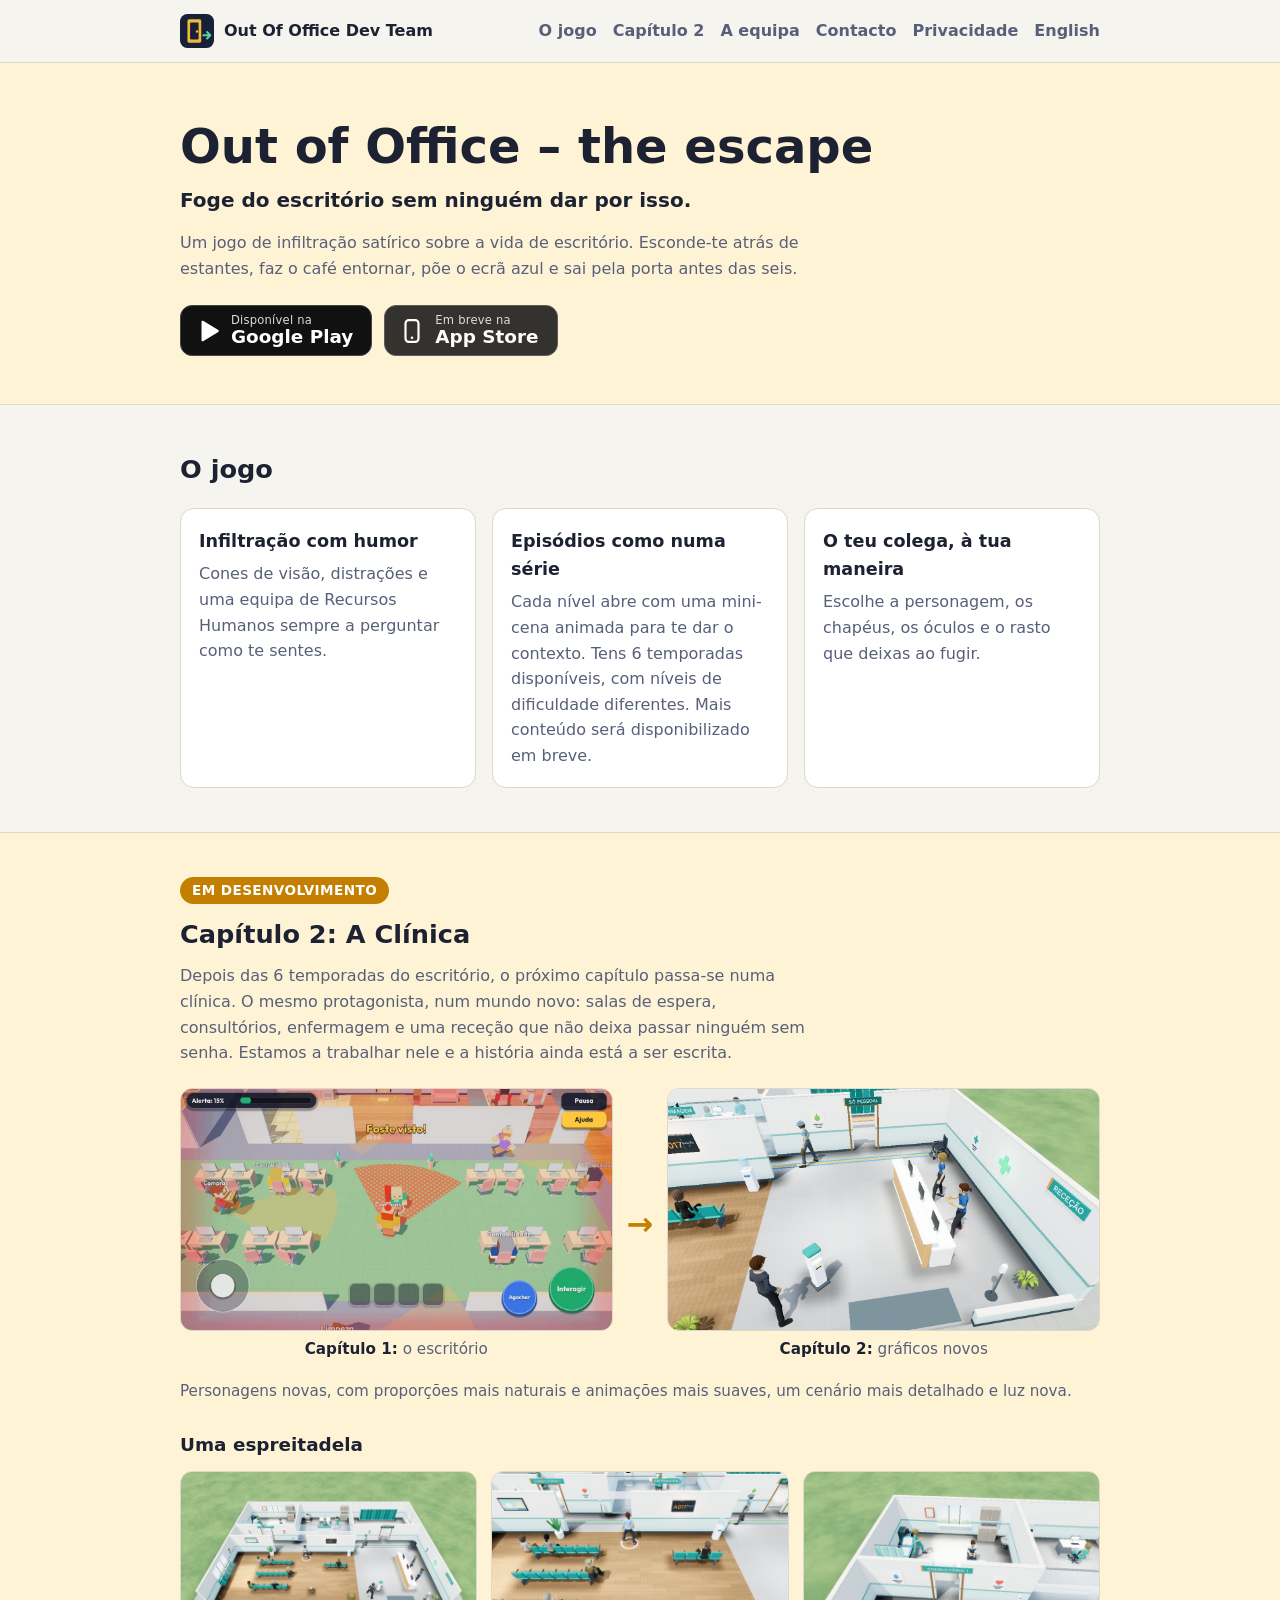
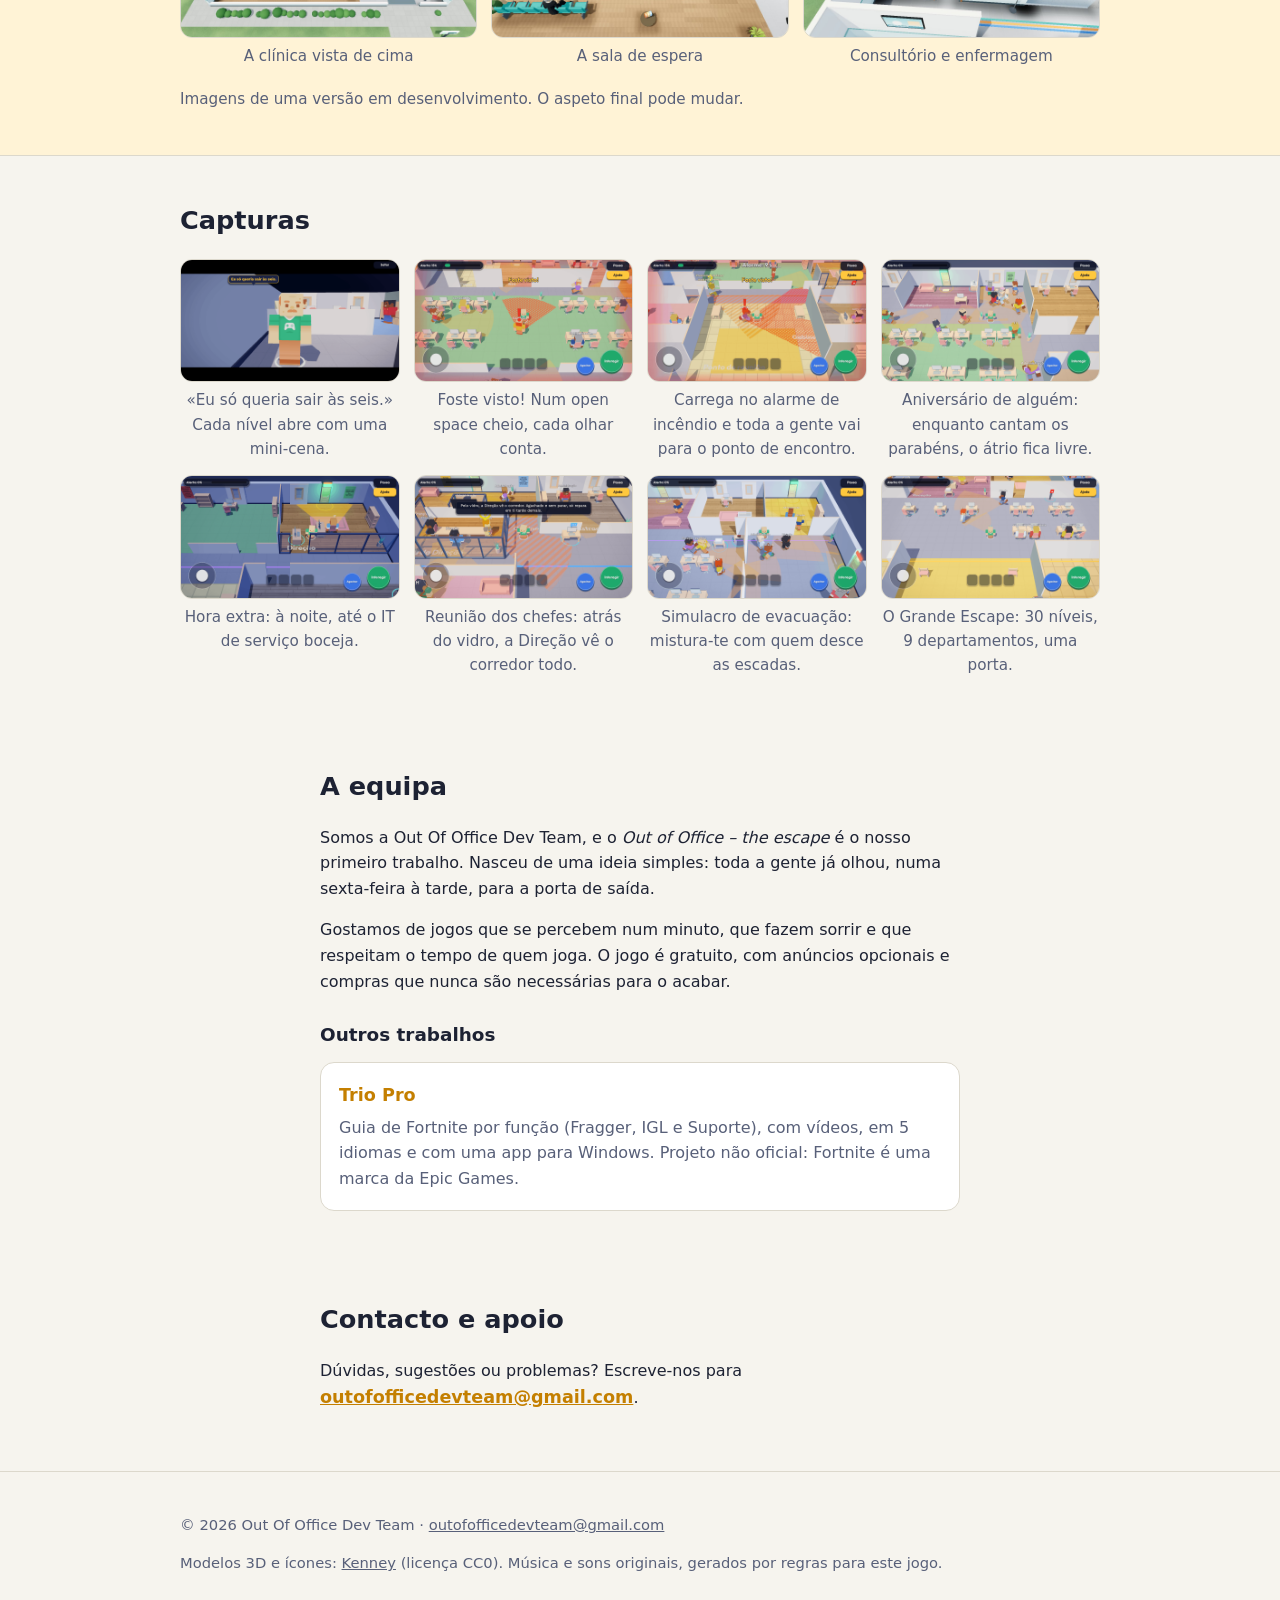
<file: index.html>
<!DOCTYPE html>
<html lang="pt-PT">
<head>
<meta charset="utf-8" />
<meta name="viewport" content="width=device-width, initial-scale=1" />
<title>Out of Office – the escape · Out Of Office Dev Team</title>
<meta name="description" content="Jogo de infiltração satírico sobre a vida de escritório. O primeiro trabalho da Out Of Office Dev Team." />
<meta name="theme-color" content="#182038" />
<meta property="og:title" content="Out of Office – the escape · Out Of Office Dev Team" />
<meta property="og:description" content="Jogo de infiltração satírico sobre a vida de escritório. O primeiro trabalho da Out Of Office Dev Team." />
<meta property="og:type" content="website" />
<link rel="icon" href="assets/favicon.svg" type="image/svg+xml" />
<link rel="stylesheet" href="assets/style.css?v=5" />
</head>
<body>
<header class="site"><div class="wrap">
<a class="brand" href="index.html"><img src="assets/logo.svg" alt="" width="34" height="34" /><span>Out Of Office Dev Team</span></a>
<nav aria-label="Navegação principal"><a href="index.html#jogo">O jogo</a><a href="index.html#capitulo2">Cap&#237;tulo 2</a><a href="index.html#equipa">A equipa</a><a href="index.html#contacto">Contacto</a><a href="privacidade.html">Privacidade</a><a href="en/index.html" hreflang="en" lang="en">English</a></nav>
</div></header>
<main>
<div class="hero"><div class="wrap">
<h1>Out of Office &#8211; the escape</h1>
<p class="tag">Foge do escritório sem ninguém dar por isso.</p>
<p class="lead">Um jogo de infiltração satírico sobre a vida de escritório. Esconde-te atr&#225;s de estantes, faz o caf&#233; entornar, p&#245;e o ecr&#227; azul e sai pela porta antes das seis.</p>
<div class="badges"><a class="store-badge" href="https://play.google.com/store/apps/details?id=com.outofficedevteam.outofficeescape&amp;hl=pt_PT" rel="noopener"><svg class="store-icon" viewBox="0 0 24 24" aria-hidden="true"><path d="M6 3.5v17a1 1 0 0 0 1.5.86l14-8.5a1 1 0 0 0 0-1.72l-14-8.5A1 1 0 0 0 6 3.5z" fill="currentColor"/></svg><span><small>Disponível na</small><strong>Google Play</strong></span></a><span class="store-badge"><svg class="store-icon" viewBox="0 0 24 24" aria-hidden="true"><rect x="6" y="2" width="12" height="20" rx="3" fill="none" stroke="currentColor" stroke-width="2"/><circle cx="12" cy="18.2" r="1.2" fill="currentColor"/></svg><span><small>Em breve na</small><strong>App Store</strong></span></span></div>
</div></div>
<section id="jogo"><div class="wrap">
<h2>O jogo</h2>
<div class="grid">
<div class="card"><h3>Infiltra&#231;&#227;o com humor</h3><p>Cones de vis&#227;o, distra&#231;&#245;es e uma equipa de Recursos Humanos sempre a perguntar como te sentes.</p></div>
<div class="card"><h3>Epis&#243;dios como numa s&#233;rie</h3><p>Cada nível abre com uma mini-cena animada para te dar o contexto. Tens 6 temporadas disponíveis, com níveis de dificuldade diferentes. Mais conteúdo será disponibilizado em breve.</p></div>
<div class="card"><h3>O teu colega, &#224; tua maneira</h3><p>Escolhe a personagem, os chap&#233;us, os &#243;culos e o rasto que deixas ao fugir.</p></div>
</div></div></section>
<section id="capitulo2" class="s2"><div class="wrap">
<p class="pill">Em desenvolvimento</p>
<h2>Cap&#237;tulo 2: A Cl&#237;nica</h2>
<p class="lead">Depois das 6 temporadas do escrit&#243;rio, o pr&#243;ximo cap&#237;tulo passa-se numa cl&#237;nica. O mesmo protagonista, num mundo novo: salas de espera, consult&#243;rios, enfermagem e uma rece&#231;&#227;o que n&#227;o deixa passar ningu&#233;m sem senha. Estamos a trabalhar nele e a hist&#243;ria ainda est&#225; a ser escrita.</p>
<div class="compare">
<figure><a href="assets/season2/escritorio.jpg"><img src="assets/season2/escritorio.jpg" alt="O escrit&#243;rio do primeiro cap&#237;tulo, com personagens em blocos" loading="lazy" /></a><figcaption><strong>Cap&#237;tulo 1:</strong> o escrit&#243;rio</figcaption></figure>
<span class="arrow" aria-hidden="true">&#8594;</span>
<figure><a href="assets/season2/rececao.jpg"><img src="assets/season2/rececao.jpg" alt="A rece&#231;&#227;o da cl&#237;nica, com o novo estilo gr&#225;fico" loading="lazy" /></a><figcaption><strong>Cap&#237;tulo 2:</strong> gr&#225;ficos novos</figcaption></figure>
</div>
<p class="note">Personagens novas, com propor&#231;&#245;es mais naturais e anima&#231;&#245;es mais suaves, um cen&#225;rio mais detalhado e luz nova.</p>
<h3>Uma espreitadela</h3>
<div class="peek">
<figure><a href="assets/season2/planta.jpg"><img src="assets/season2/planta.jpg" alt="Vista geral da cl&#237;nica" loading="lazy" /></a><figcaption>A cl&#237;nica vista de cima</figcaption></figure>
<figure><a href="assets/season2/espera.jpg"><img src="assets/season2/espera.jpg" alt="Sala de espera da cl&#237;nica" loading="lazy" /></a><figcaption>A sala de espera</figcaption></figure>
<figure><a href="assets/season2/consultorio.jpg"><img src="assets/season2/consultorio.jpg" alt="Consult&#243;rio e enfermagem" loading="lazy" /></a><figcaption>Consult&#243;rio e enfermagem</figcaption></figure>
</div>
<p class="note">Imagens de uma vers&#227;o em desenvolvimento. O aspeto final pode mudar.</p>
</div></section>
<section id="capturas" data-gallery data-base="assets/screenshots/" data-lang="pt" hidden><div class="wrap">
<h2>Capturas</h2>
<div class="shots gallery"></div>
</div></section>
<section id="equipa"><div class="wrap about">
<h2>A equipa</h2>
<p>Somos a Out Of Office Dev Team, e o <em>Out of Office &#8211; the escape</em> &#233; o nosso primeiro trabalho. Nasceu de uma ideia simples: toda a gente j&#225; olhou, numa sexta-feira &#224; tarde, para a porta de sa&#237;da.</p>
<p>Gostamos de jogos que se percebem num minuto, que fazem sorrir e que respeitam o tempo de quem joga. O jogo &#233; gratuito, com an&#250;ncios opcionais e compras que nunca s&#227;o necess&#225;rias para o acabar.</p>
<h3>Outros trabalhos</h3>
<div class="grid"><div class="card"><h3><a href="https://outofofficedevteam.github.io/comptrainingfortnite/">Trio Pro</a></h3><p>Guia de Fortnite por fun&#231;&#227;o (Fragger, IGL e Suporte), com v&#237;deos, em 5 idiomas e com uma app para Windows. Projeto n&#227;o oficial: Fortnite &#233; uma marca da Epic Games.</p></div></div>
</div></section>
<section id="contacto"><div class="wrap about">
<h2>Contacto e apoio</h2>
<p>D&#250;vidas, sugest&#245;es ou problemas? Escreve-nos para <a class="mail" href="mailto:outofofficedevteam@gmail.com">outofofficedevteam@gmail.com</a>.</p>
</div></section>
</main>
<footer class="site"><div class="wrap">
<p>&#169; 2026 Out Of Office Dev Team &#183; <a href="mailto:outofofficedevteam@gmail.com">outofofficedevteam@gmail.com</a></p>
<p>Modelos 3D e ícones: <a href="https://kenney.nl" rel="noopener">Kenney</a> (licença CC0). Música e sons originais, gerados por regras para este jogo.</p>
</div></footer>
<script src="assets/gallery.js?v=4" defer></script>
</body>
</html>
</file>
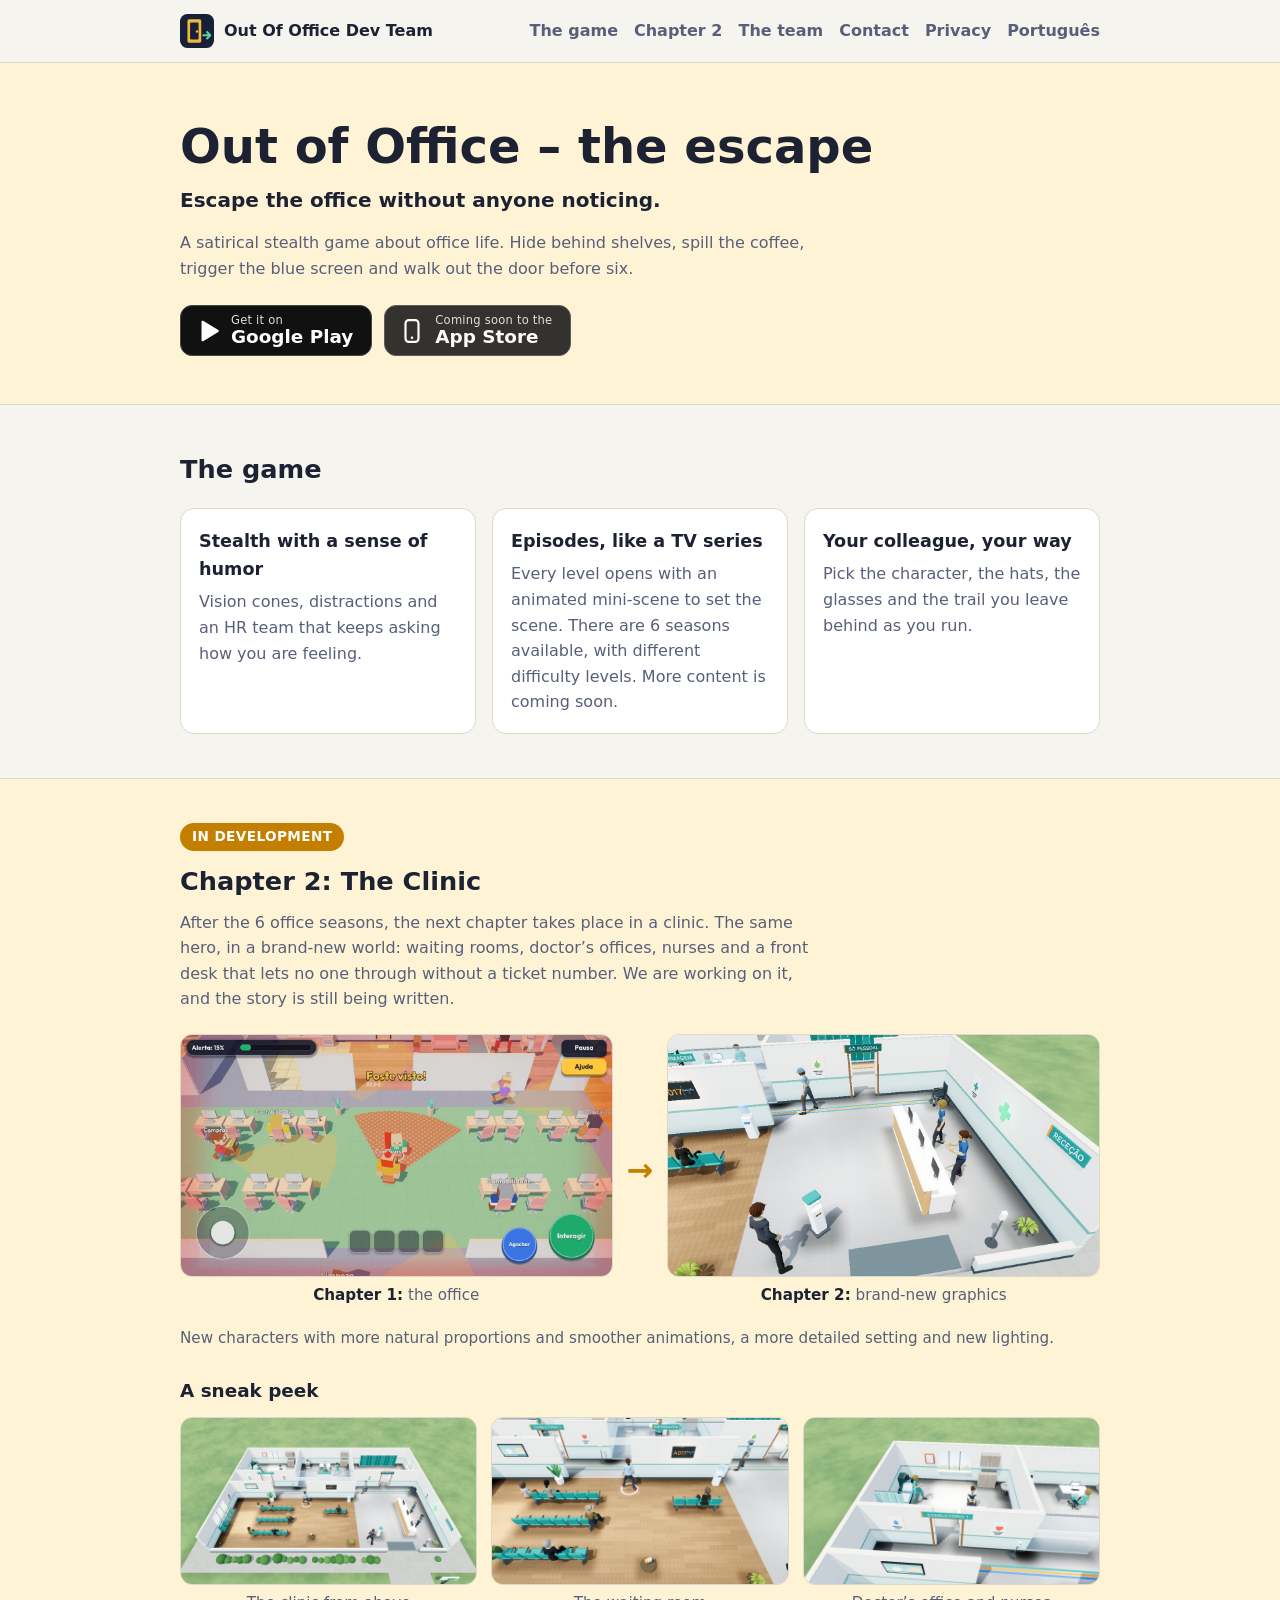
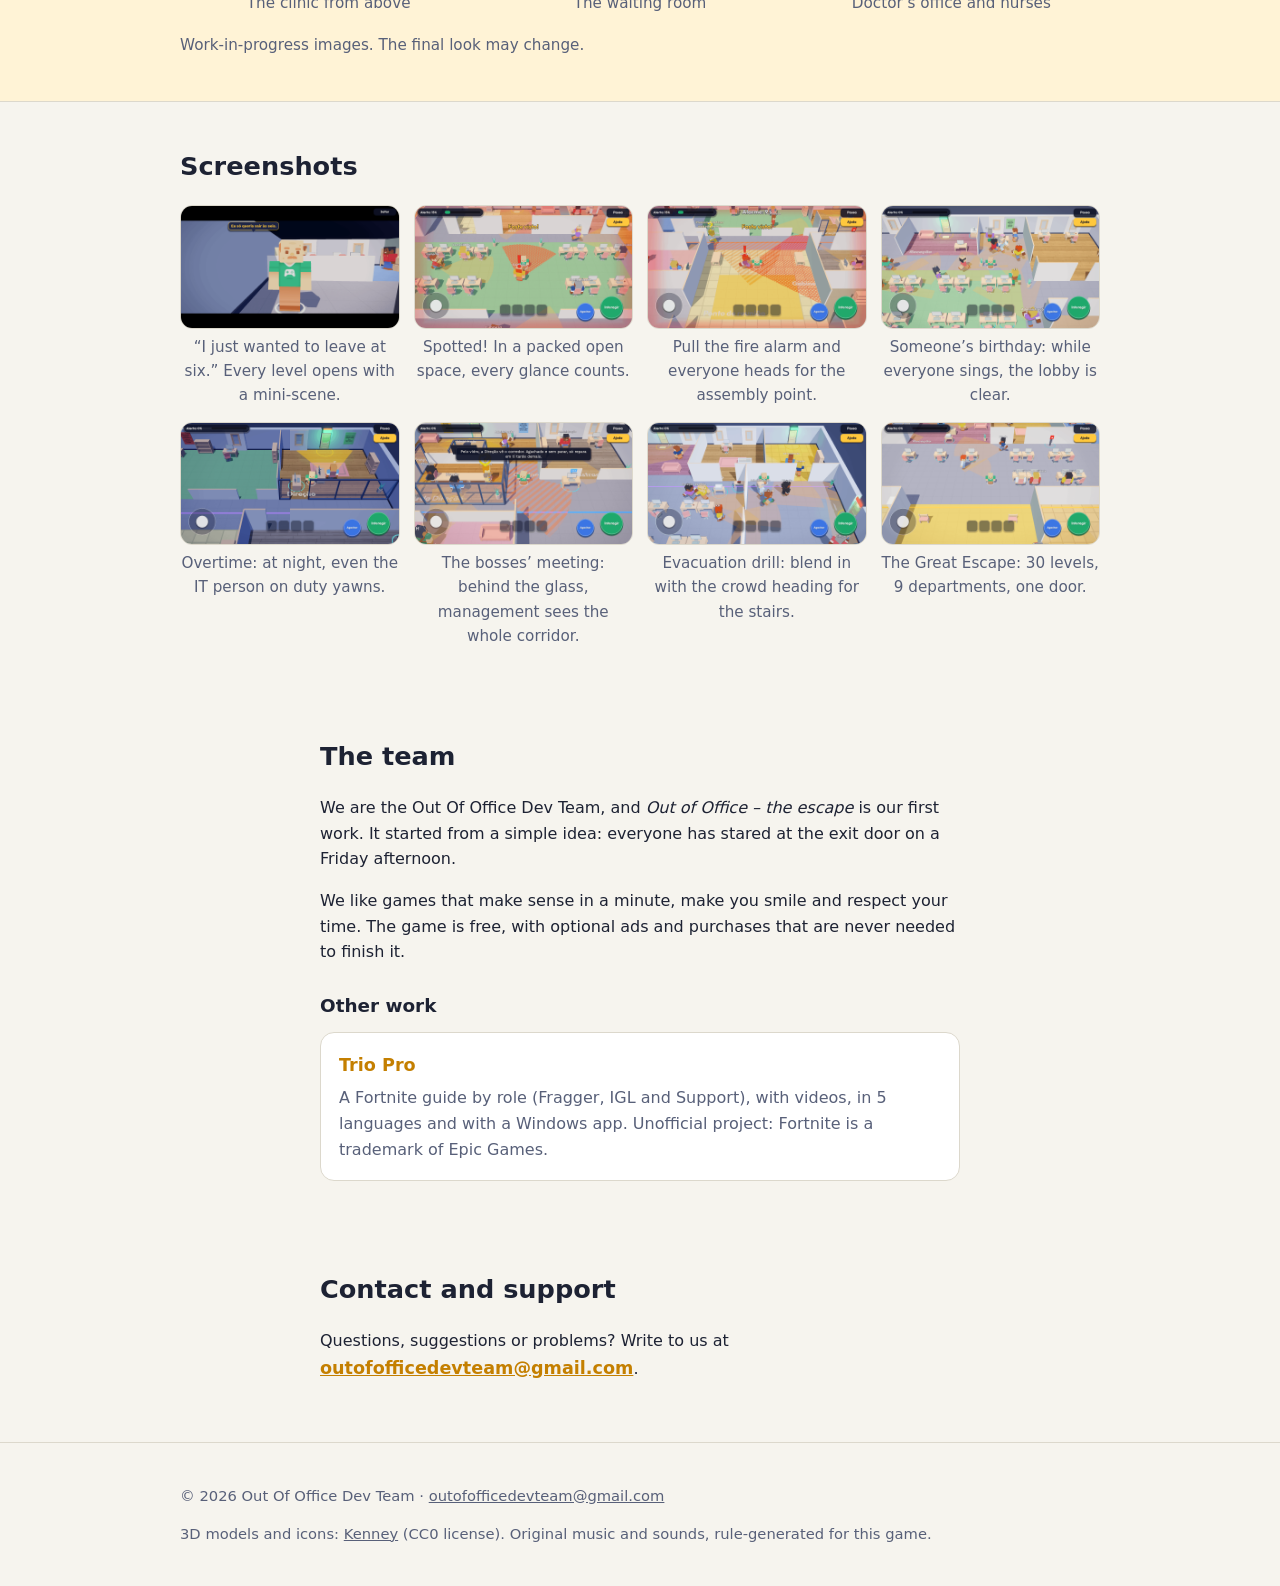
<file: en/index.html>
<!DOCTYPE html>
<html lang="en">
<head>
<meta charset="utf-8" />
<meta name="viewport" content="width=device-width, initial-scale=1" />
<title>Out of Office – the escape · Out Of Office Dev Team</title>
<meta name="description" content="A satirical stealth game about office life. The first work of the Out Of Office Dev Team." />
<meta name="theme-color" content="#182038" />
<meta property="og:title" content="Out of Office – the escape · Out Of Office Dev Team" />
<meta property="og:description" content="A satirical stealth game about office life. The first work of the Out Of Office Dev Team." />
<meta property="og:type" content="website" />
<link rel="icon" href="../assets/favicon.svg" type="image/svg+xml" />
<link rel="stylesheet" href="../assets/style.css?v=5" />
</head>
<body>
<header class="site"><div class="wrap">
<a class="brand" href="index.html"><img src="../assets/logo.svg" alt="" width="34" height="34" /><span>Out Of Office Dev Team</span></a>
<nav aria-label="Main navigation"><a href="index.html#game">The game</a><a href="index.html#chapter2">Chapter 2</a><a href="index.html#team">The team</a><a href="index.html#contact">Contact</a><a href="privacy.html">Privacy</a><a href="../index.html" hreflang="pt-PT" lang="pt-PT">Português</a></nav>
</div></header>
<main>
<div class="hero"><div class="wrap">
<h1>Out of Office &#8211; the escape</h1>
<p class="tag">Escape the office without anyone noticing.</p>
<p class="lead">A satirical stealth game about office life. Hide behind shelves, spill the coffee, trigger the blue screen and walk out the door before six.</p>
<div class="badges"><a class="store-badge" href="https://play.google.com/store/apps/details?id=com.outofficedevteam.outofficeescape&amp;hl=en" rel="noopener"><svg class="store-icon" viewBox="0 0 24 24" aria-hidden="true"><path d="M6 3.5v17a1 1 0 0 0 1.5.86l14-8.5a1 1 0 0 0 0-1.72l-14-8.5A1 1 0 0 0 6 3.5z" fill="currentColor"/></svg><span><small>Get it on</small><strong>Google Play</strong></span></a><span class="store-badge"><svg class="store-icon" viewBox="0 0 24 24" aria-hidden="true"><rect x="6" y="2" width="12" height="20" rx="3" fill="none" stroke="currentColor" stroke-width="2"/><circle cx="12" cy="18.2" r="1.2" fill="currentColor"/></svg><span><small>Coming soon to the</small><strong>App Store</strong></span></span></div>
</div></div>
<section id="game"><div class="wrap">
<h2>The game</h2>
<div class="grid">
<div class="card"><h3>Stealth with a sense of humor</h3><p>Vision cones, distractions and an HR team that keeps asking how you are feeling.</p></div>
<div class="card"><h3>Episodes, like a TV series</h3><p>Every level opens with an animated mini-scene to set the scene. There are 6 seasons available, with different difficulty levels. More content is coming soon.</p></div>
<div class="card"><h3>Your colleague, your way</h3><p>Pick the character, the hats, the glasses and the trail you leave behind as you run.</p></div>
</div></div></section>
<section id="chapter2" class="s2"><div class="wrap">
<p class="pill">In development</p>
<h2>Chapter 2: The Clinic</h2>
<p class="lead">After the 6 office seasons, the next chapter takes place in a clinic. The same hero, in a brand-new world: waiting rooms, doctor&#8217;s offices, nurses and a front desk that lets no one through without a ticket number. We are working on it, and the story is still being written.</p>
<div class="compare">
<figure><a href="../assets/season2/escritorio.jpg"><img src="../assets/season2/escritorio.jpg" alt="The office from the first chapter, with blocky characters" loading="lazy" /></a><figcaption><strong>Chapter 1:</strong> the office</figcaption></figure>
<span class="arrow" aria-hidden="true">&#8594;</span>
<figure><a href="../assets/season2/rececao.jpg"><img src="../assets/season2/rececao.jpg" alt="The clinic front desk, in the new art style" loading="lazy" /></a><figcaption><strong>Chapter 2:</strong> brand-new graphics</figcaption></figure>
</div>
<p class="note">New characters with more natural proportions and smoother animations, a more detailed setting and new lighting.</p>
<h3>A sneak peek</h3>
<div class="peek">
<figure><a href="../assets/season2/planta.jpg"><img src="../assets/season2/planta.jpg" alt="Overview of the clinic" loading="lazy" /></a><figcaption>The clinic from above</figcaption></figure>
<figure><a href="../assets/season2/espera.jpg"><img src="../assets/season2/espera.jpg" alt="The clinic waiting room" loading="lazy" /></a><figcaption>The waiting room</figcaption></figure>
<figure><a href="../assets/season2/consultorio.jpg"><img src="../assets/season2/consultorio.jpg" alt="Doctor&#8217;s office and nursing room" loading="lazy" /></a><figcaption>Doctor&#8217;s office and nurses</figcaption></figure>
</div>
<p class="note">Work-in-progress images. The final look may change.</p>
</div></section>
<section id="screens" data-gallery data-base="../assets/screenshots/" data-lang="en" hidden><div class="wrap">
<h2>Screenshots</h2>
<div class="shots gallery"></div>
</div></section>
<section id="team"><div class="wrap about">
<h2>The team</h2>
<p>We are the Out Of Office Dev Team, and <em>Out of Office &#8211; the escape</em> is our first work. It started from a simple idea: everyone has stared at the exit door on a Friday afternoon.</p>
<p>We like games that make sense in a minute, make you smile and respect your time. The game is free, with optional ads and purchases that are never needed to finish it.</p>
<h3>Other work</h3>
<div class="grid"><div class="card"><h3><a href="https://outofofficedevteam.github.io/comptrainingfortnite/">Trio Pro</a></h3><p>A Fortnite guide by role (Fragger, IGL and Support), with videos, in 5 languages and with a Windows app. Unofficial project: Fortnite is a trademark of Epic Games.</p></div></div>
</div></section>
<section id="contact"><div class="wrap about">
<h2>Contact and support</h2>
<p>Questions, suggestions or problems? Write to us at <a class="mail" href="mailto:outofofficedevteam@gmail.com">outofofficedevteam@gmail.com</a>.</p>
</div></section>
</main>
<footer class="site"><div class="wrap">
<p>&#169; 2026 Out Of Office Dev Team &#183; <a href="mailto:outofofficedevteam@gmail.com">outofofficedevteam@gmail.com</a></p>
<p>3D models and icons: <a href="https://kenney.nl" rel="noopener">Kenney</a> (CC0 license). Original music and sounds, rule-generated for this game.</p>
</div></footer>
<script src="../assets/gallery.js?v=4" defer></script>
</body>
</html>
</file>
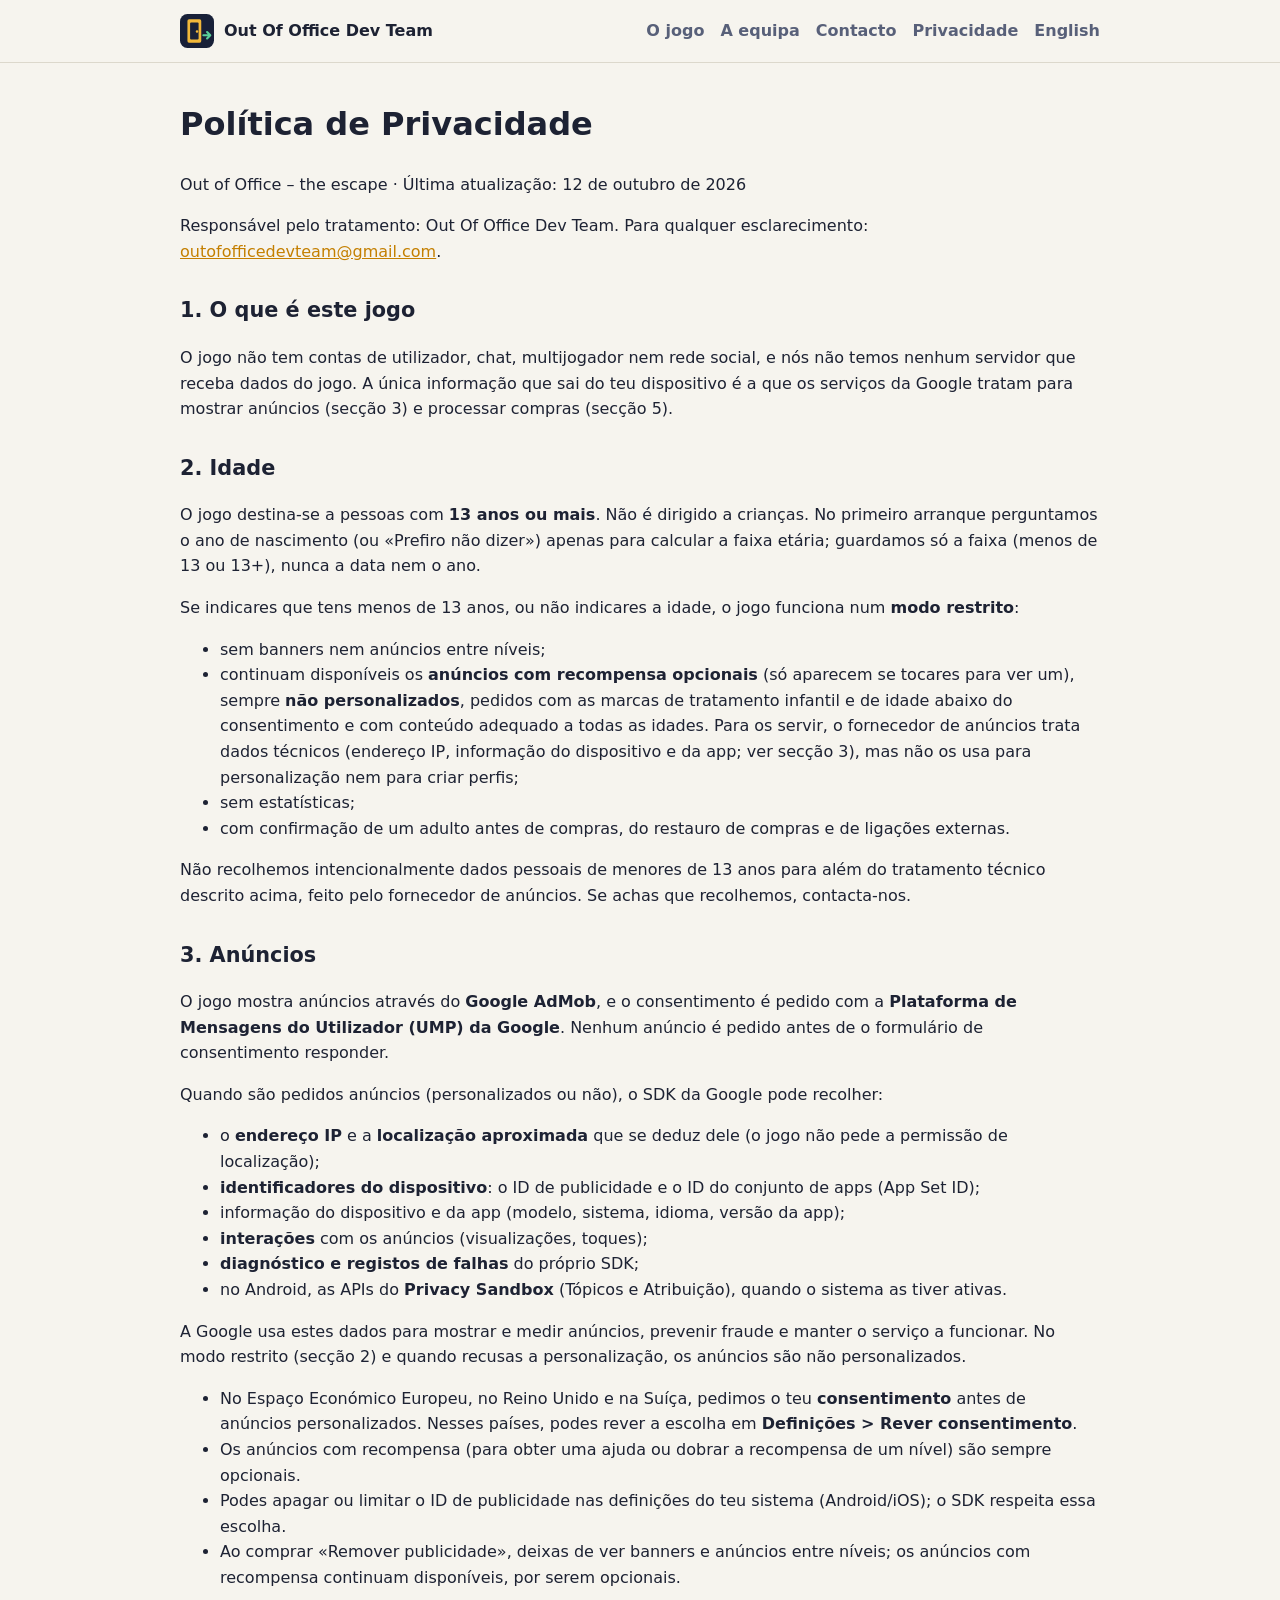
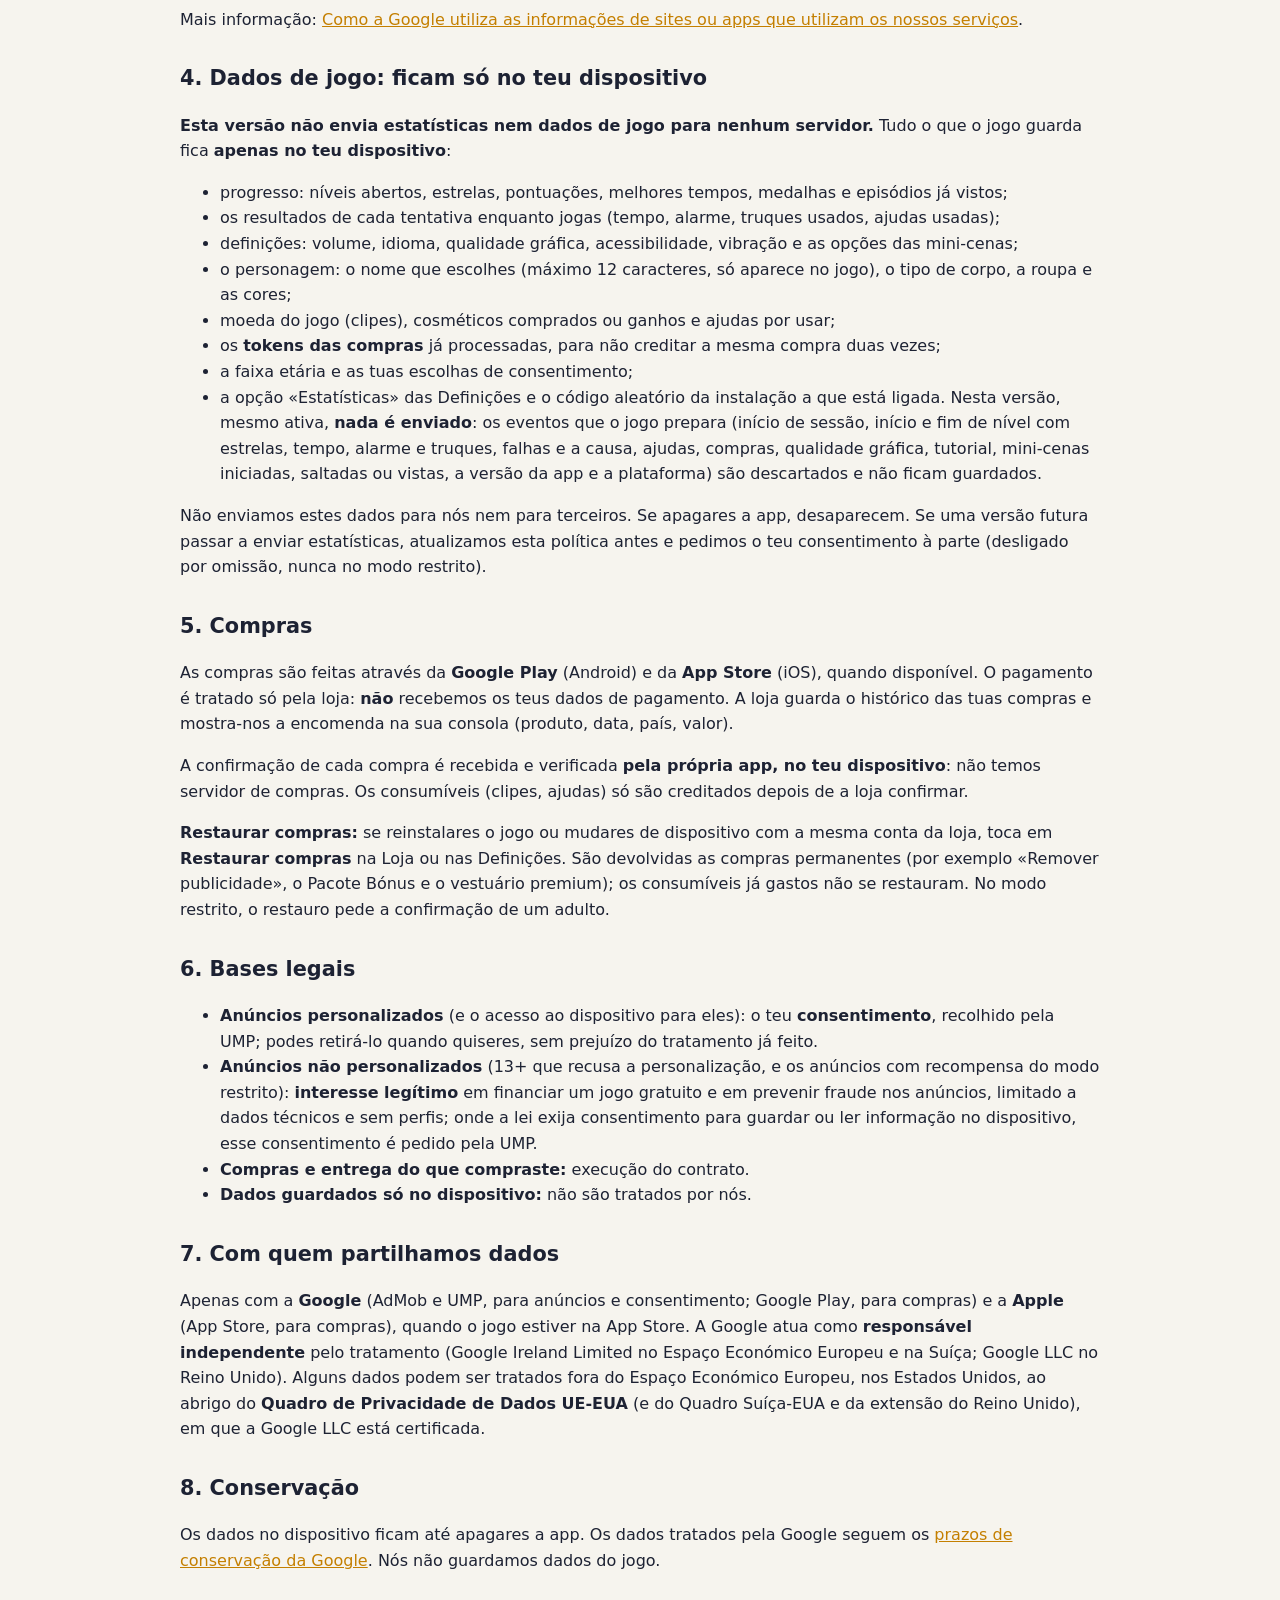
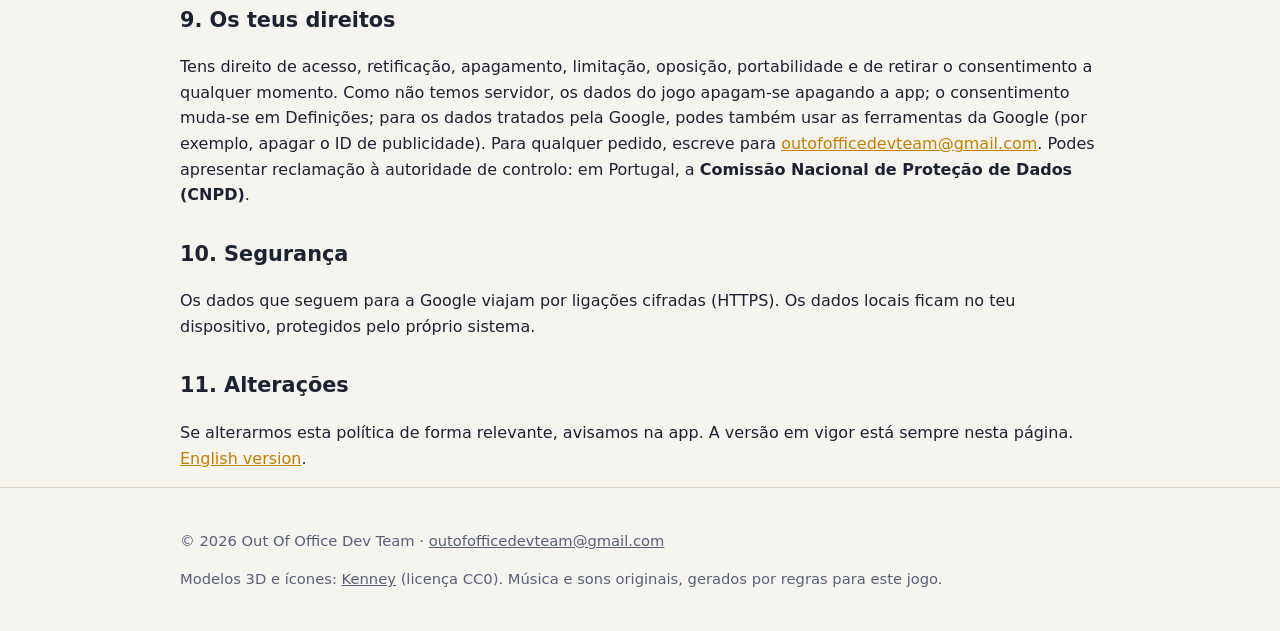
<file: privacidade.html>
<!DOCTYPE html>
<html lang="pt-PT">
<head>
<meta charset="utf-8" />
<meta name="viewport" content="width=device-width, initial-scale=1" />
<title>Política de Privacidade · Out Of Office Dev Team</title>
<meta name="description" content="Política de privacidade do jogo Out of Office – the escape." />
<meta name="theme-color" content="#182038" />
<meta property="og:title" content="Política de Privacidade · Out Of Office Dev Team" />
<meta property="og:description" content="Política de privacidade do jogo Out of Office – the escape." />
<meta property="og:type" content="website" />
<link rel="icon" href="assets/favicon.svg" type="image/svg+xml" />
<link rel="stylesheet" href="assets/style.css?v=3" />
</head>
<body>
<header class="site"><div class="wrap">
<a class="brand" href="index.html"><img src="assets/logo.svg" alt="" width="34" height="34" /><span>Out Of Office Dev Team</span></a>
<nav aria-label="Navegação principal"><a href="index.html#jogo">O jogo</a><a href="index.html#equipa">A equipa</a><a href="index.html#contacto">Contacto</a><a href="privacidade.html">Privacidade</a><a href="en/privacy.html" hreflang="en" lang="en">English</a></nav>
</div></header>
<main class="legal"><div class="wrap">
<h1>Política de Privacidade</h1>
<p>Out of Office – the escape · Última atualização: 12 de outubro de 2026</p>
<p>Responsável pelo tratamento: Out Of Office Dev Team. Para qualquer esclarecimento: <a href="mailto:outofofficedevteam@gmail.com">outofofficedevteam@gmail.com</a>.</p>

<h2>1. O que é este jogo</h2>
<p>O jogo não tem contas de utilizador, chat, multijogador nem rede social, e nós não temos nenhum servidor que receba dados do jogo. A única informação que sai do teu dispositivo é a que os serviços da Google tratam para mostrar anúncios (secção 3) e processar compras (secção 5).</p>

<h2>2. Idade</h2>
<p>O jogo destina-se a pessoas com <strong>13 anos ou mais</strong>. Não é dirigido a crianças. No primeiro arranque perguntamos o ano de nascimento (ou «Prefiro não dizer») apenas para calcular a faixa etária; guardamos só a faixa (menos de 13 ou 13+), nunca a data nem o ano.</p>
<p>Se indicares que tens menos de 13 anos, ou não indicares a idade, o jogo funciona num <strong>modo restrito</strong>:</p>
<ul>
<li>sem banners nem anúncios entre níveis;</li>
<li>continuam disponíveis os <strong>anúncios com recompensa opcionais</strong> (só aparecem se tocares para ver um), sempre <strong>não personalizados</strong>, pedidos com as marcas de tratamento infantil e de idade abaixo do consentimento e com conteúdo adequado a todas as idades. Para os servir, o fornecedor de anúncios trata dados técnicos (endereço IP, informação do dispositivo e da app; ver secção 3), mas não os usa para personalização nem para criar perfis;</li>
<li>sem estatísticas;</li>
<li>com confirmação de um adulto antes de compras, do restauro de compras e de ligações externas.</li>
</ul>
<p>Não recolhemos intencionalmente dados pessoais de menores de 13 anos para além do tratamento técnico descrito acima, feito pelo fornecedor de anúncios. Se achas que recolhemos, contacta-nos.</p>

<h2>3. Anúncios</h2>
<p>O jogo mostra anúncios através do <strong>Google AdMob</strong>, e o consentimento é pedido com a <strong>Plataforma de Mensagens do Utilizador (UMP) da Google</strong>. Nenhum anúncio é pedido antes de o formulário de consentimento responder.</p>
<p>Quando são pedidos anúncios (personalizados ou não), o SDK da Google pode recolher:</p>
<ul>
<li>o <strong>endereço IP</strong> e a <strong>localização aproximada</strong> que se deduz dele (o jogo não pede a permissão de localização);</li>
<li><strong>identificadores do dispositivo</strong>: o ID de publicidade e o ID do conjunto de apps (App Set ID);</li>
<li>informação do dispositivo e da app (modelo, sistema, idioma, versão da app);</li>
<li><strong>interações</strong> com os anúncios (visualizações, toques);</li>
<li><strong>diagnóstico e registos de falhas</strong> do próprio SDK;</li>
<li>no Android, as APIs do <strong>Privacy Sandbox</strong> (Tópicos e Atribuição), quando o sistema as tiver ativas.</li>
</ul>
<p>A Google usa estes dados para mostrar e medir anúncios, prevenir fraude e manter o serviço a funcionar. No modo restrito (secção 2) e quando recusas a personalização, os anúncios são não personalizados.</p>
<ul>
<li>No Espaço Económico Europeu, no Reino Unido e na Suíça, pedimos o teu <strong>consentimento</strong> antes de anúncios personalizados. Nesses países, podes rever a escolha em <strong>Definições &gt; Rever consentimento</strong>.</li>
<li>Os anúncios com recompensa (para obter uma ajuda ou dobrar a recompensa de um nível) são sempre opcionais.</li>
<li>Podes apagar ou limitar o ID de publicidade nas definições do teu sistema (Android/iOS); o SDK respeita essa escolha.</li>
<li>Ao comprar «Remover publicidade», deixas de ver banners e anúncios entre níveis; os anúncios com recompensa continuam disponíveis, por serem opcionais.</li>
</ul>
<p>Mais informação: <a href="https://policies.google.com/technologies/partner-sites" rel="noopener">Como a Google utiliza as informações de sites ou apps que utilizam os nossos serviços</a>.</p>

<h2>4. Dados de jogo: ficam só no teu dispositivo</h2>
<p><strong>Esta versão não envia estatísticas nem dados de jogo para nenhum servidor.</strong> Tudo o que o jogo guarda fica <strong>apenas no teu dispositivo</strong>:</p>
<ul>
<li>progresso: níveis abertos, estrelas, pontuações, melhores tempos, medalhas e episódios já vistos;</li>
<li>os resultados de cada tentativa enquanto jogas (tempo, alarme, truques usados, ajudas usadas);</li>
<li>definições: volume, idioma, qualidade gráfica, acessibilidade, vibração e as opções das mini-cenas;</li>
<li>o personagem: o nome que escolhes (máximo 12 caracteres, só aparece no jogo), o tipo de corpo, a roupa e as cores;</li>
<li>moeda do jogo (clipes), cosméticos comprados ou ganhos e ajudas por usar;</li>
<li>os <strong>tokens das compras</strong> já processadas, para não creditar a mesma compra duas vezes;</li>
<li>a faixa etária e as tuas escolhas de consentimento;</li>
<li>a opção «Estatísticas» das Definições e o código aleatório da instalação a que está ligada. Nesta versão, mesmo ativa, <strong>nada é enviado</strong>: os eventos que o jogo prepara (início de sessão, início e fim de nível com estrelas, tempo, alarme e truques, falhas e a causa, ajudas, compras, qualidade gráfica, tutorial, mini-cenas iniciadas, saltadas ou vistas, a versão da app e a plataforma) são descartados e não ficam guardados.</li>
</ul>
<p>Não enviamos estes dados para nós nem para terceiros. Se apagares a app, desaparecem. Se uma versão futura passar a enviar estatísticas, atualizamos esta política antes e pedimos o teu consentimento à parte (desligado por omissão, nunca no modo restrito).</p>

<h2>5. Compras</h2>
<p>As compras são feitas através da <strong>Google Play</strong> (Android) e da <strong>App Store</strong> (iOS), quando disponível. O pagamento é tratado só pela loja: <strong>não</strong> recebemos os teus dados de pagamento. A loja guarda o histórico das tuas compras e mostra-nos a encomenda na sua consola (produto, data, país, valor).</p>
<p>A confirmação de cada compra é recebida e verificada <strong>pela própria app, no teu dispositivo</strong>: não temos servidor de compras. Os consumíveis (clipes, ajudas) só são creditados depois de a loja confirmar.</p>
<p><strong>Restaurar compras:</strong> se reinstalares o jogo ou mudares de dispositivo com a mesma conta da loja, toca em <strong>Restaurar compras</strong> na Loja ou nas Definições. São devolvidas as compras permanentes (por exemplo «Remover publicidade», o Pacote Bónus e o vestuário premium); os consumíveis já gastos não se restauram. No modo restrito, o restauro pede a confirmação de um adulto.</p>

<h2>6. Bases legais</h2>
<ul>
<li><strong>Anúncios personalizados</strong> (e o acesso ao dispositivo para eles): o teu <strong>consentimento</strong>, recolhido pela UMP; podes retirá-lo quando quiseres, sem prejuízo do tratamento já feito.</li>
<li><strong>Anúncios não personalizados</strong> (13+ que recusa a personalização, e os anúncios com recompensa do modo restrito): <strong>interesse legítimo</strong> em financiar um jogo gratuito e em prevenir fraude nos anúncios, limitado a dados técnicos e sem perfis; onde a lei exija consentimento para guardar ou ler informação no dispositivo, esse consentimento é pedido pela UMP.</li>
<li><strong>Compras e entrega do que compraste:</strong> execução do contrato.</li>
<li><strong>Dados guardados só no dispositivo:</strong> não são tratados por nós.</li>
</ul>

<h2>7. Com quem partilhamos dados</h2>
<p>Apenas com a <strong>Google</strong> (AdMob e UMP, para anúncios e consentimento; Google Play, para compras) e a <strong>Apple</strong> (App Store, para compras), quando o jogo estiver na App Store. A Google atua como <strong>responsável independente</strong> pelo tratamento (Google Ireland Limited no Espaço Económico Europeu e na Suíça; Google LLC no Reino Unido). Alguns dados podem ser tratados fora do Espaço Económico Europeu, nos Estados Unidos, ao abrigo do <strong>Quadro de Privacidade de Dados UE-EUA</strong> (e do Quadro Suíça-EUA e da extensão do Reino Unido), em que a Google LLC está certificada.</p>

<h2>8. Conservação</h2>
<p>Os dados no dispositivo ficam até apagares a app. Os dados tratados pela Google seguem os <a href="https://policies.google.com/technologies/retention">prazos de conservação da Google</a>. Nós não guardamos dados do jogo.</p>

<h2>9. Os teus direitos</h2>
<p>Tens direito de acesso, retificação, apagamento, limitação, oposição, portabilidade e de retirar o consentimento a qualquer momento. Como não temos servidor, os dados do jogo apagam-se apagando a app; o consentimento muda-se em Definições; para os dados tratados pela Google, podes também usar as ferramentas da Google (por exemplo, apagar o ID de publicidade). Para qualquer pedido, escreve para <a href="mailto:outofofficedevteam@gmail.com">outofofficedevteam@gmail.com</a>. Podes apresentar reclamação à autoridade de controlo: em Portugal, a <strong>Comissão Nacional de Proteção de Dados (CNPD)</strong>.</p>

<h2>10. Segurança</h2>
<p>Os dados que seguem para a Google viajam por ligações cifradas (HTTPS). Os dados locais ficam no teu dispositivo, protegidos pelo próprio sistema.</p>

<h2>11. Alterações</h2>
<p>Se alterarmos esta política de forma relevante, avisamos na app. A versão em vigor está sempre nesta página. <a href="en/privacy.html">English version</a>.</p>
</div></main>
<footer class="site"><div class="wrap">
<p>&#169; 2026 Out Of Office Dev Team &#183; <a href="mailto:outofofficedevteam@gmail.com">outofofficedevteam@gmail.com</a></p>
<p>Modelos 3D e ícones: <a href="https://kenney.nl" rel="noopener">Kenney</a> (licença CC0). Música e sons originais, gerados por regras para este jogo.</p>
</div></footer>
</body>
</html>
</file>
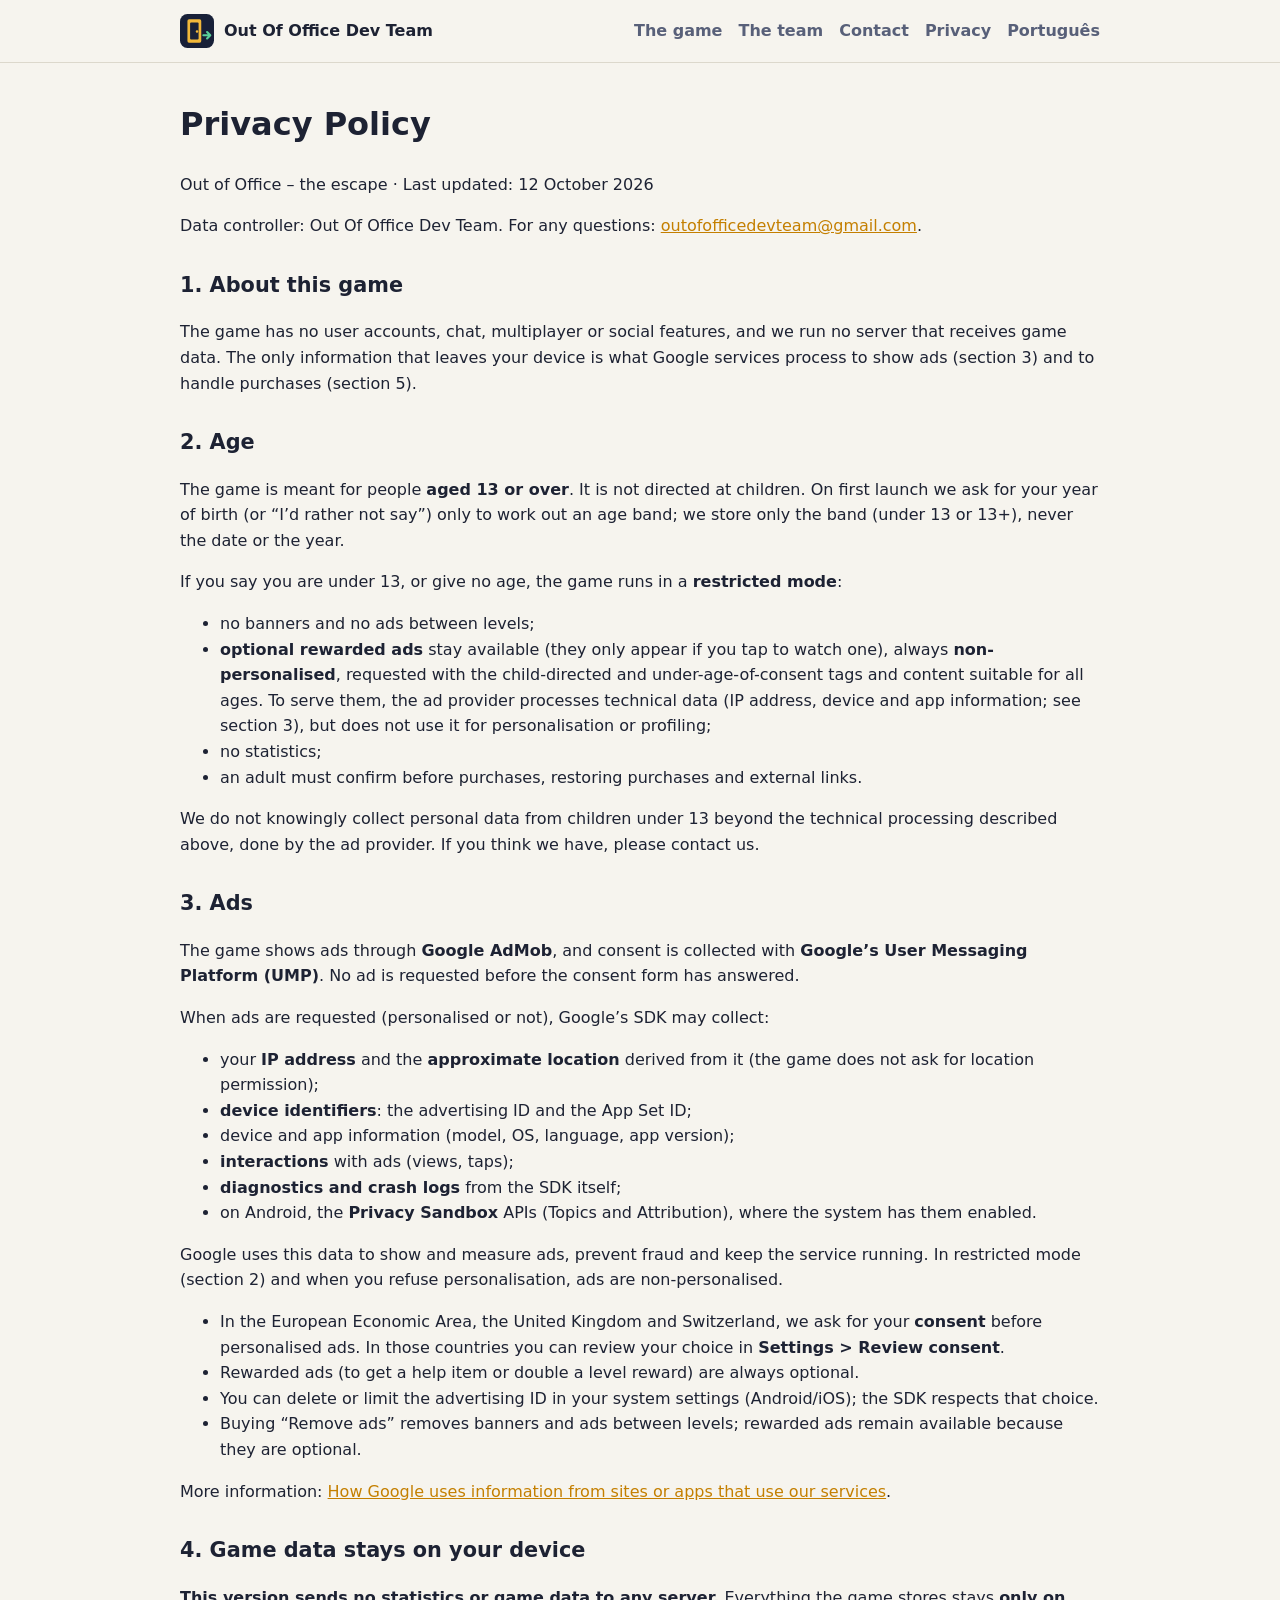
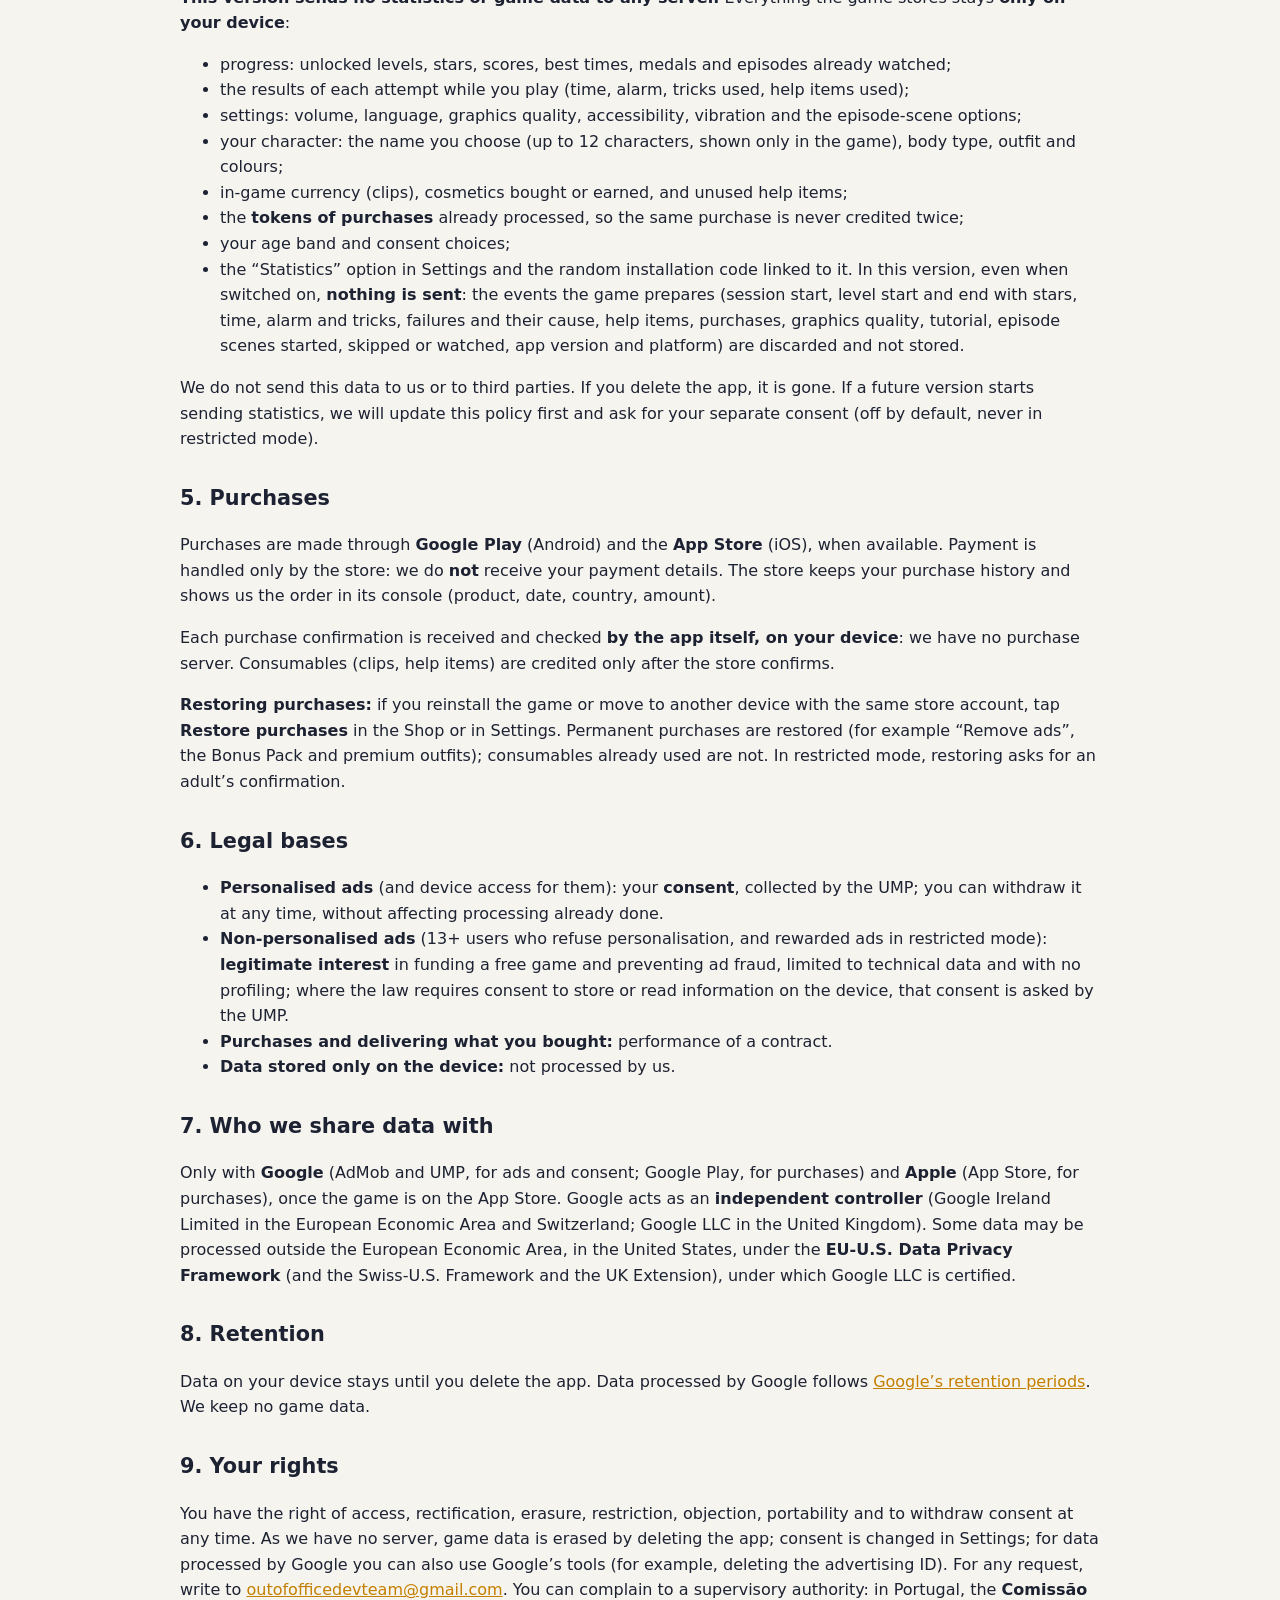
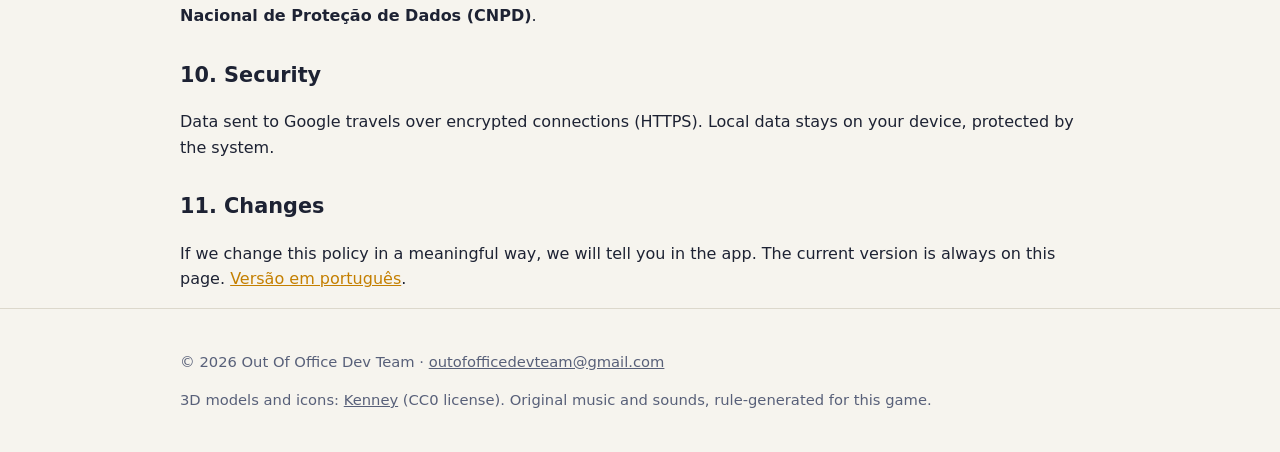
<file: en/privacy.html>
<!DOCTYPE html>
<html lang="en">
<head>
<meta charset="utf-8" />
<meta name="viewport" content="width=device-width, initial-scale=1" />
<title>Privacy Policy · Out Of Office Dev Team</title>
<meta name="description" content="Privacy policy of the game Out of Office – the escape." />
<meta name="theme-color" content="#182038" />
<meta property="og:title" content="Privacy Policy · Out Of Office Dev Team" />
<meta property="og:description" content="Privacy policy of the game Out of Office – the escape." />
<meta property="og:type" content="website" />
<link rel="icon" href="../assets/favicon.svg" type="image/svg+xml" />
<link rel="stylesheet" href="../assets/style.css?v=3" />
</head>
<body>
<header class="site"><div class="wrap">
<a class="brand" href="index.html"><img src="../assets/logo.svg" alt="" width="34" height="34" /><span>Out Of Office Dev Team</span></a>
<nav aria-label="Main navigation"><a href="index.html#game">The game</a><a href="index.html#team">The team</a><a href="index.html#contact">Contact</a><a href="privacy.html">Privacy</a><a href="../privacidade.html" hreflang="pt-PT" lang="pt-PT">Português</a></nav>
</div></header>
<main class="legal"><div class="wrap">
<h1>Privacy Policy</h1>
<p>Out of Office – the escape · Last updated: 12 October 2026</p>
<p>Data controller: Out Of Office Dev Team. For any questions: <a href="mailto:outofofficedevteam@gmail.com">outofofficedevteam@gmail.com</a>.</p>

<h2>1. About this game</h2>
<p>The game has no user accounts, chat, multiplayer or social features, and we run no server that receives game data. The only information that leaves your device is what Google services process to show ads (section 3) and to handle purchases (section 5).</p>

<h2>2. Age</h2>
<p>The game is meant for people <strong>aged 13 or over</strong>. It is not directed at children. On first launch we ask for your year of birth (or “I’d rather not say”) only to work out an age band; we store only the band (under 13 or 13+), never the date or the year.</p>
<p>If you say you are under 13, or give no age, the game runs in a <strong>restricted mode</strong>:</p>
<ul>
<li>no banners and no ads between levels;</li>
<li><strong>optional rewarded ads</strong> stay available (they only appear if you tap to watch one), always <strong>non-personalised</strong>, requested with the child-directed and under-age-of-consent tags and content suitable for all ages. To serve them, the ad provider processes technical data (IP address, device and app information; see section 3), but does not use it for personalisation or profiling;</li>
<li>no statistics;</li>
<li>an adult must confirm before purchases, restoring purchases and external links.</li>
</ul>
<p>We do not knowingly collect personal data from children under 13 beyond the technical processing described above, done by the ad provider. If you think we have, please contact us.</p>

<h2>3. Ads</h2>
<p>The game shows ads through <strong>Google AdMob</strong>, and consent is collected with <strong>Google’s User Messaging Platform (UMP)</strong>. No ad is requested before the consent form has answered.</p>
<p>When ads are requested (personalised or not), Google’s SDK may collect:</p>
<ul>
<li>your <strong>IP address</strong> and the <strong>approximate location</strong> derived from it (the game does not ask for location permission);</li>
<li><strong>device identifiers</strong>: the advertising ID and the App Set ID;</li>
<li>device and app information (model, OS, language, app version);</li>
<li><strong>interactions</strong> with ads (views, taps);</li>
<li><strong>diagnostics and crash logs</strong> from the SDK itself;</li>
<li>on Android, the <strong>Privacy Sandbox</strong> APIs (Topics and Attribution), where the system has them enabled.</li>
</ul>
<p>Google uses this data to show and measure ads, prevent fraud and keep the service running. In restricted mode (section 2) and when you refuse personalisation, ads are non-personalised.</p>
<ul>
<li>In the European Economic Area, the United Kingdom and Switzerland, we ask for your <strong>consent</strong> before personalised ads. In those countries you can review your choice in <strong>Settings &gt; Review consent</strong>.</li>
<li>Rewarded ads (to get a help item or double a level reward) are always optional.</li>
<li>You can delete or limit the advertising ID in your system settings (Android/iOS); the SDK respects that choice.</li>
<li>Buying “Remove ads” removes banners and ads between levels; rewarded ads remain available because they are optional.</li>
</ul>
<p>More information: <a href="https://policies.google.com/technologies/partner-sites" rel="noopener">How Google uses information from sites or apps that use our services</a>.</p>

<h2>4. Game data stays on your device</h2>
<p><strong>This version sends no statistics or game data to any server.</strong> Everything the game stores stays <strong>only on your device</strong>:</p>
<ul>
<li>progress: unlocked levels, stars, scores, best times, medals and episodes already watched;</li>
<li>the results of each attempt while you play (time, alarm, tricks used, help items used);</li>
<li>settings: volume, language, graphics quality, accessibility, vibration and the episode-scene options;</li>
<li>your character: the name you choose (up to 12 characters, shown only in the game), body type, outfit and colours;</li>
<li>in-game currency (clips), cosmetics bought or earned, and unused help items;</li>
<li>the <strong>tokens of purchases</strong> already processed, so the same purchase is never credited twice;</li>
<li>your age band and consent choices;</li>
<li>the “Statistics” option in Settings and the random installation code linked to it. In this version, even when switched on, <strong>nothing is sent</strong>: the events the game prepares (session start, level start and end with stars, time, alarm and tricks, failures and their cause, help items, purchases, graphics quality, tutorial, episode scenes started, skipped or watched, app version and platform) are discarded and not stored.</li>
</ul>
<p>We do not send this data to us or to third parties. If you delete the app, it is gone. If a future version starts sending statistics, we will update this policy first and ask for your separate consent (off by default, never in restricted mode).</p>

<h2>5. Purchases</h2>
<p>Purchases are made through <strong>Google Play</strong> (Android) and the <strong>App Store</strong> (iOS), when available. Payment is handled only by the store: we do <strong>not</strong> receive your payment details. The store keeps your purchase history and shows us the order in its console (product, date, country, amount).</p>
<p>Each purchase confirmation is received and checked <strong>by the app itself, on your device</strong>: we have no purchase server. Consumables (clips, help items) are credited only after the store confirms.</p>
<p><strong>Restoring purchases:</strong> if you reinstall the game or move to another device with the same store account, tap <strong>Restore purchases</strong> in the Shop or in Settings. Permanent purchases are restored (for example “Remove ads”, the Bonus Pack and premium outfits); consumables already used are not. In restricted mode, restoring asks for an adult’s confirmation.</p>

<h2>6. Legal bases</h2>
<ul>
<li><strong>Personalised ads</strong> (and device access for them): your <strong>consent</strong>, collected by the UMP; you can withdraw it at any time, without affecting processing already done.</li>
<li><strong>Non-personalised ads</strong> (13+ users who refuse personalisation, and rewarded ads in restricted mode): <strong>legitimate interest</strong> in funding a free game and preventing ad fraud, limited to technical data and with no profiling; where the law requires consent to store or read information on the device, that consent is asked by the UMP.</li>
<li><strong>Purchases and delivering what you bought:</strong> performance of a contract.</li>
<li><strong>Data stored only on the device:</strong> not processed by us.</li>
</ul>

<h2>7. Who we share data with</h2>
<p>Only with <strong>Google</strong> (AdMob and UMP, for ads and consent; Google Play, for purchases) and <strong>Apple</strong> (App Store, for purchases), once the game is on the App Store. Google acts as an <strong>independent controller</strong> (Google Ireland Limited in the European Economic Area and Switzerland; Google LLC in the United Kingdom). Some data may be processed outside the European Economic Area, in the United States, under the <strong>EU-U.S. Data Privacy Framework</strong> (and the Swiss-U.S. Framework and the UK Extension), under which Google LLC is certified.</p>

<h2>8. Retention</h2>
<p>Data on your device stays until you delete the app. Data processed by Google follows <a href="https://policies.google.com/technologies/retention">Google’s retention periods</a>. We keep no game data.</p>

<h2>9. Your rights</h2>
<p>You have the right of access, rectification, erasure, restriction, objection, portability and to withdraw consent at any time. As we have no server, game data is erased by deleting the app; consent is changed in Settings; for data processed by Google you can also use Google’s tools (for example, deleting the advertising ID). For any request, write to <a href="mailto:outofofficedevteam@gmail.com">outofofficedevteam@gmail.com</a>. You can complain to a supervisory authority: in Portugal, the <strong>Comissão Nacional de Proteção de Dados (CNPD)</strong>.</p>

<h2>10. Security</h2>
<p>Data sent to Google travels over encrypted connections (HTTPS). Local data stays on your device, protected by the system.</p>

<h2>11. Changes</h2>
<p>If we change this policy in a meaningful way, we will tell you in the app. The current version is always on this page. <a href="../privacidade.html">Versão em português</a>.</p>
</div></main>
<footer class="site"><div class="wrap">
<p>&#169; 2026 Out Of Office Dev Team &#183; <a href="mailto:outofofficedevteam@gmail.com">outofofficedevteam@gmail.com</a></p>
<p>3D models and icons: <a href="https://kenney.nl" rel="noopener">Kenney</a> (CC0 license). Original music and sounds, rule-generated for this game.</p>
</div></footer>
</body>
</html>
</file>
<file: assets/style.css>
:root{--bg:#f6f4ee;--fg:#1d2233;--muted:#586079;--card:#ffffff;--line:#dcd8cc;--accent:#c47f00;--accent-fg:#ffffff;--ok:#1f7a4d;--hero:#fff3d6}
@media (prefers-color-scheme:dark){:root{--bg:#0f1424;--fg:#e9ecf6;--muted:#a3abc4;--card:#182038;--line:#2a3354;--accent:#f2b83a;--accent-fg:#1b1500;--ok:#5ad19a;--hero:#1a2342}}
*{box-sizing:border-box}
html{scroll-behavior:smooth}
body{margin:0;font-family:system-ui,-apple-system,"Segoe UI",Roboto,Helvetica,Arial,sans-serif;background:var(--bg);color:var(--fg);line-height:1.6}
a{color:var(--accent)}
a:focus-visible,button:focus-visible{outline:3px solid var(--accent);outline-offset:2px}
.wrap{max-width:960px;margin:0 auto;padding:0 20px}
header.site{border-bottom:1px solid var(--line)}
header.site .wrap{display:flex;align-items:center;justify-content:space-between;gap:16px;flex-wrap:wrap;padding-top:14px;padding-bottom:14px}
.brand{display:flex;align-items:center;gap:10px;font-weight:700;text-decoration:none;color:var(--fg)}
.brand img{width:34px;height:34px}
nav a{margin-left:16px;text-decoration:none;color:var(--muted);font-weight:600}
nav a:hover{color:var(--accent)}
.hero{background:var(--hero);padding:56px 0 48px;border-bottom:1px solid var(--line)}
.hero h1{font-size:clamp(1.9rem,5vw,3rem);line-height:1.15;margin:0 0 10px}
.tag{font-size:1.25rem;font-weight:600;margin:0 0 14px}
.lead{max-width:640px;color:var(--muted);margin:0 0 24px}
.badges{display:flex;gap:12px;flex-wrap:wrap}
.badge{display:inline-block;padding:10px 18px;border:2px dashed var(--line);border-radius:12px;color:var(--muted);font-weight:600}
section{padding:44px 0}
section h2{margin:0 0 18px;font-size:1.6rem}
.grid{display:grid;gap:16px;grid-template-columns:repeat(auto-fit,minmax(240px,1fr))}
.card{background:var(--card);border:1px solid var(--line);border-radius:14px;padding:18px}
.card h3{margin:0 0 6px;font-size:1.1rem}
.card p{margin:0;color:var(--muted)}
.shots{display:grid;gap:14px;grid-template-columns:repeat(auto-fit,minmax(200px,1fr))}
.shot{aspect-ratio:16/9;border:2px dashed var(--line);border-radius:12px;display:flex;align-items:center;justify-content:center;color:var(--muted);text-align:center;padding:10px;background:var(--card)}
.shot img{width:100%;height:100%;object-fit:cover;border-radius:10px}
.about{max-width:680px}
.mail{font-weight:700;font-size:1.1rem}
footer.site{border-top:1px solid var(--line);padding:26px 0;color:var(--muted);font-size:.92rem}
footer.site a{color:var(--muted)}
.legal h1{margin-top:36px}
.legal h2{margin-top:30px;font-size:1.3rem}
.legal .notice{background:var(--hero);border:1px solid var(--line);border-radius:12px;padding:12px 16px;margin:18px 0}
.legal table{border-collapse:collapse;width:100%;margin:12px 0}
.legal th,.legal td{border:1px solid var(--line);padding:8px 10px;text-align:left;vertical-align:top}
.todo{background:#ffe9a8;color:#3a2a00;border-radius:4px;padding:0 4px}
@media (prefers-color-scheme:dark){.todo{background:#5a4300;color:#ffe9a8}}
@media (prefers-reduced-motion:reduce){html{scroll-behavior:auto}}
[hidden]{display:none!important}
.gallery .shot-item{margin:0;min-width:0}
.gallery .shot-item a{display:block;aspect-ratio:16/9;border-radius:12px;overflow:hidden;background:var(--card);border:1px solid var(--line)}
.gallery .shot-item img{display:block;width:100%;max-width:100%;height:100%;object-fit:cover}
.gallery figcaption{margin-top:6px;font-size:.95rem;color:var(--muted);text-align:center}
@media (max-width:520px){.shots.gallery{grid-template-columns:1fr}}
.store-badge{display:inline-flex;align-items:center;gap:10px;padding:8px 18px 8px 14px;border-radius:12px;background:#111;color:#fff;border:1px solid #444;opacity:.85;cursor:default;line-height:1.1}
a.store-badge{opacity:1;cursor:pointer;text-decoration:none;transition:border-color .15s,transform .15s}
a.store-badge:hover,a.store-badge:focus-visible{border-color:#fff;transform:translateY(-1px)}
.store-badge .store-icon{width:26px;height:26px;flex:none}
.store-badge small{display:block;font-size:.72rem;font-weight:500;letter-spacing:.02em;opacity:.85}
.store-badge strong{display:block;font-size:1.15rem;font-weight:700}
.s2{background:var(--hero);border-top:1px solid var(--line);border-bottom:1px solid var(--line)}
.s2 .pill{display:inline-block;padding:3px 12px;border-radius:999px;background:var(--accent);color:var(--accent-fg);font-weight:700;font-size:.85rem;letter-spacing:.03em;text-transform:uppercase;margin:0 0 10px}
.s2 h2{margin-bottom:8px}
.s2 .lead{margin-bottom:22px}
.s2 figure{margin:0;min-width:0}
.s2 figure a{display:block;aspect-ratio:16/9;border-radius:12px;overflow:hidden;border:1px solid var(--line);background:var(--card)}
.s2 figure img{display:block;width:100%;height:100%;object-fit:cover}
.s2 figcaption{margin-top:6px;font-size:.95rem;color:var(--muted);text-align:center}
.s2 .compare{display:grid;gap:14px;grid-template-columns:1fr auto 1fr;align-items:center;margin:0 0 10px}
.s2 .compare .arrow{font-size:2rem;color:var(--accent);font-weight:700}
.s2 .compare figcaption strong{color:var(--fg)}
.s2 h3{margin:26px 0 12px;font-size:1.15rem}
.s2 .peek{display:grid;gap:14px;grid-template-columns:repeat(auto-fit,minmax(200px,1fr))}
.s2 .note{margin:18px 0 0;color:var(--muted);font-size:.95rem}
@media (max-width:640px){.s2 .compare{grid-template-columns:1fr}.s2 .compare .arrow{text-align:center;transform:rotate(90deg);line-height:1}}
.about .grid{margin-top:8px}.about>h3{margin:26px 0 12px;font-size:1.15rem}.card h3 a{text-decoration:none}
</file>
